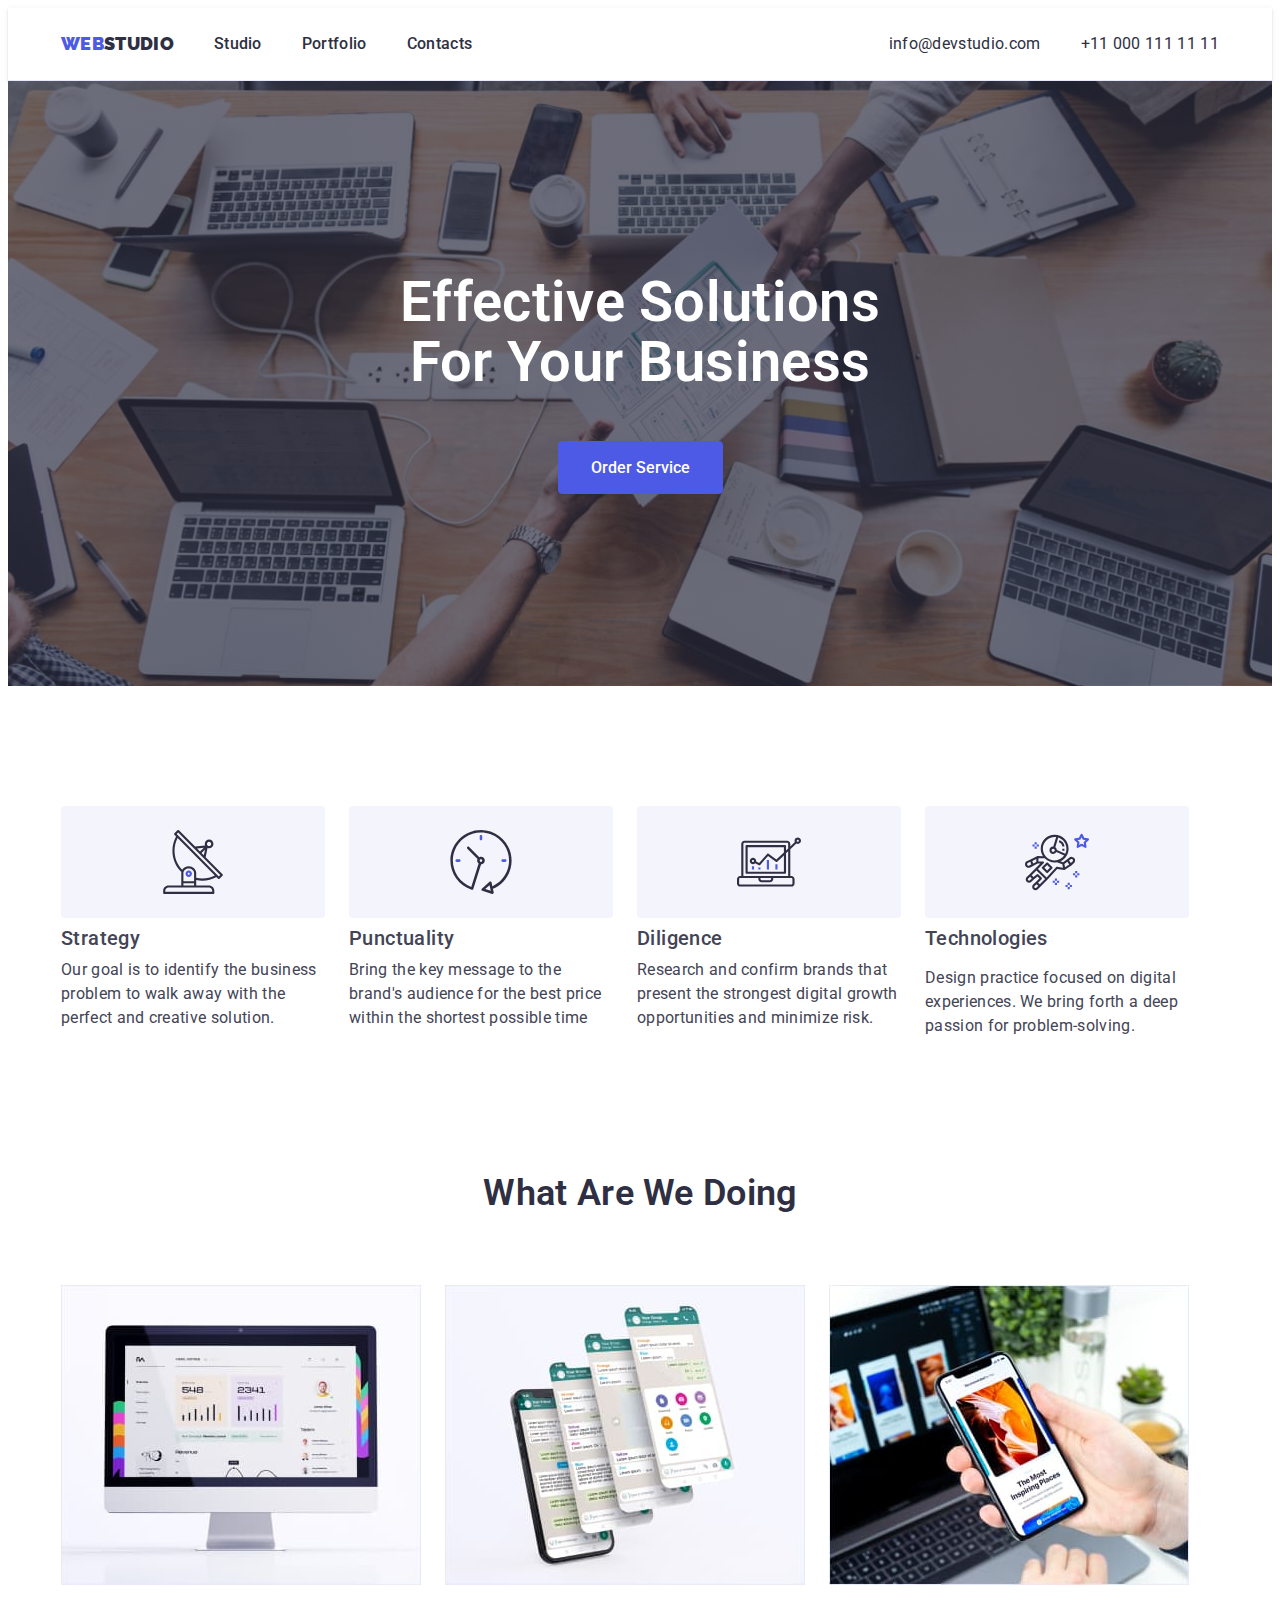
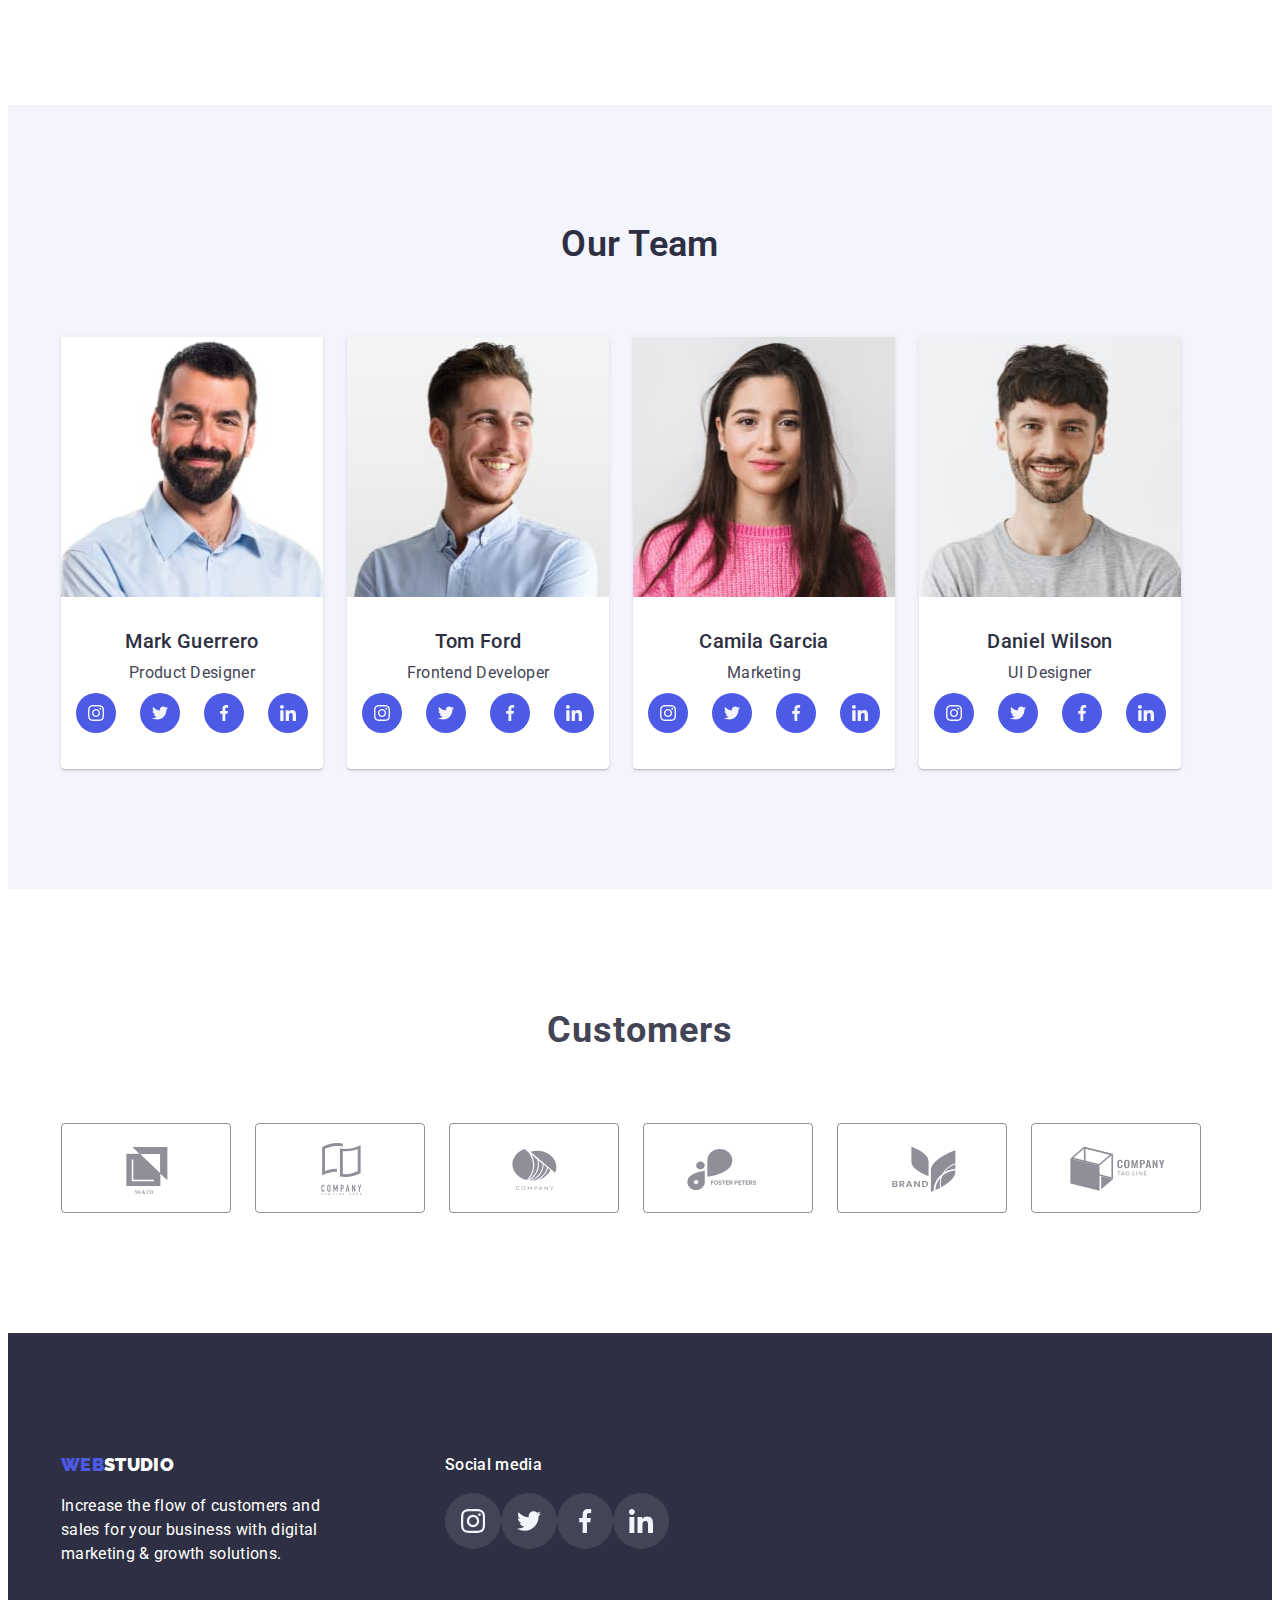
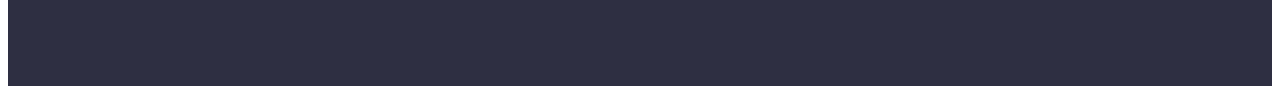
<file: index.html>
<!DOCTYPE html>
<html lang="en">
  <head>
    <meta charset="UTF-8" />
    <meta http-equiv="X-UA-Compatible" content="IE=edge" />
    <meta name="viewport" content="width=device-width, initial-scale=1.0" />
    <link
      rel="stylesheet"
      href="https://cdnjs.cloudflare.com/ajax/libs/modern-normalize/1.1.0/modern-normalize.min.css"
      integrity="sha512-wpPYUAdjBVSE4KJnH1VR1HeZfpl1ub8YT/NKx4PuQ5NmX2tKuGu6U/JRp5y+Y8XG2tV+wKQpNHVUX03MfMFn9Q=="
      crossorigin="anonymous"
      referrerpolicy="no-referrer"
    />
    <link
      href="https://fonts.googleapis.com/css2?family=Raleway:wght@900&family=Roboto:ital,wght@0,400;0,500;0,900;1,700&display=swap"
      rel="stylesheet"
    />
    <link href="css/styles.css" rel="stylesheet" />
    <title>WebStudio</title>
  </head>
  <body>
    <header class="header">
      <div class="container header-main">
        <nav class="main-nav">
          <a href="index.html" class="logo"
            ><span class="logo-style">Web</span>Studio</a
          >
          <ul class="navigation">
            <li class="item">
              <a href="index.html" class="navigation-link">Studio</a>
            </li>
            <li class="item">
              <a href="portfolio.html" class="navigation-link">Portfolio</a>
            </li>
            <li class="item">
              <a href="#" class="navigation-link">Contacts</a>
            </li>
          </ul>
        </nav>

        <ul class="contact">
          <li class="contact-item">
            <a href="mailto:info@devstudio.com" class="contact-link"
              >info@devstudio.com</a
            >
          </li>
          <li class="contact-item">
            <a href="tel:+110001111111" class="contact-link"
              >+11 000 111 11 11</a
            >
          </li>
        </ul>
      </div>
    </header>

    <main>
      <section class="main section">
        <div class="container">
          <h1 class="hero-title">Effective solutions for your business</h1>
          <button type="button" class="hero-button">Order Service</button>
        </div>
      </section>

      <section class="item-principle section">
        <div class="container">
          <h2 class="hidden">Our principles</h2>

          <ul class="principle">
            
            <li class="principle-style">
              <div class="icons">
              <svg class="icon-antenna" width="64px" height="64px"><use href="./images/icons.svg#icon-antenna"></use></svg>
            </div>        
              <h3 class="principle-title">Strategy</h3>
              <p class="text">
                Our goal is to identify the business problem to walk away with
                the perfect and creative solution.
              </p>
            </li>

            <li class="principle-style">
              <div class="icons">
                <svg class="icon-clock" width="64px" height="64px"><use href="./images/icons.svg#icon-clock"></use></svg>
              </div>  
              <h3 class="principle-title">Punctuality</h3>
              <p class="text">
                Bring the key message to the brand's audience for the best price
                within the shortest possible time
              </p>
            </li>

            <li class="principle-style">
              <div class="icons">
                <svg class="icon-diagram" width="64px" height="64px"><use href="./images/icons.svg#icon-diagram"></use></svg>
              </div>  
              <h3 class="principle-title">Diligence</h3>
              <p class="text">
                Research and confirm brands that present the strongest digital
                growth opportunities and minimize risk.
              </p>
            </li>

            <li class="principle-style">
              <div class="icons">
                <svg class="icon-astronaut" width="64px" height="64px"><use href="./images/icons.svg#icon-astronaut"></use></svg>
              </div>  
              <h3 class="principle-title">Technologies</h3>
              <p>
                Design practice focused on digital experiences. We bring forth a
                deep passion for problem-solving.
              </p>
            </li>
          </ul>
        </div>
      </section>

      <section class="offers section ">
        <div class="container">
          <h2 class="offers-title">What are we doing</h2>
          <ul class="offers-style">
            <li class="offer">
              <img
                src="images/Offers/desktopapplications.jpg"
                alt="desktop applications"
                width="360"
                height="300"
              />
            </li>

            <li class="offer">
              <img
                src="images/Offers/mobileapps.jpg"
                alt="mobile apps"
                width="360"
                height="300"
              />
            </li>

            <li class="offer">
              <img
                src="images/Offers/designsolutions.jpg"
                alt="design solutions"
                width="360"
                height="300"
              />
            </li>
          </ul>
        </div>
      </section>

      <section class="team-style section">
        <div class="container">
          <h2 class="team">Our team</h2>
          <ul class="team-container">

            <li class="members">
              <img
                class="photo"
                src="images/Team/productmanager.jpg"
                alt="product manager"
                width="262"
                height="260"/>
               <div class="team-description">
                <h3 class="team-title">Mark Guerrero</h3>
                <p class="main-team">Product Designer</p>
              </div>
              
              <ul class="soc-list">
                <li class="soc-link link">
                  <a href="" class="soc-link-logo">
               <svg class="soc-icon" width="16px" height="16px"><use href="./images/icons.svg#icon-instagram"></use></svg>
                </a></li>
                <li class="soc-link"><a href="" class="soc-link-logo">
                  <svg class="soc-icon" width="16px" height="16px"><use href="./images/icons.svg#icon-twitter"></use></svg>
                   </a></li>
                   <li class="soc-link"><a href="" class="soc-link-logo">
                    <svg class="soc-icon" width="16px" height="16px"><use href="./images/icons.svg#icon-facebook"></use></svg>
                     </a></li>
                     <li class="soc-link"><a href="" class="soc-link-logo">
                      <svg class="soc-icon" width="16px" height="16px"><use href="./images/icons.svg#icon-linkedin"></use></svg>
                       </a></li>
             </ul>
              </li>
          

            <li class="members">
              <img
                class="photo"
                src="images/Team/frontenddeveloper.jpg"
                alt="frontend developer"
                width="262"
                height="260"
              />
              <div class="team-description">
                <h3 class="team-title">Tom Ford</h3>
                <p class="main-team">Frontend Developer</p>
              </div>
              <ul class="soc-list">
                <li class="soc-link link">
                  <a href="" class="soc-link-logo">
               <svg class="soc-icon" width="16px" height="16px"><use href="./images/icons.svg#icon-instagram"></use></svg>
                </a></li>
                <li class="soc-link"><a href="" class="soc-link-logo">
                  <svg class="soc-icon" width="16px" height="16px"><use href="./images/icons.svg#icon-twitter"></use></svg>
                   </a></li>
                   <li class="soc-link"><a href="" class="soc-link-logo">
                    <svg class="soc-icon" width="16px" height="16px"><use href="./images/icons.svg#icon-facebook"></use></svg>
                     </a></li>
                     <li class="soc-link"><a href="" class="soc-link-logo">
                      <svg class="soc-icon" width="16px" height="16px"><use href="./images/icons.svg#icon-linkedin"></use></svg>
                       </a></li>
             </ul>
              
            </li>

            <li class="members">
              <img
                class="photo"
                src="images/Team/marketing.jpg"
                alt="marketing"
                width="262"
                height="260"
              />
              <div class="team-description">
                <h3 class="team-title">Camila Garcia</h3>
                <p class="main-team">Marketing</p>
              </div>
              <ul class="soc-list">
                <li class="soc-link link">
                  <a href="" class="soc-link-logo">
               <svg class="soc-icon" width="16px" height="16px"><use href="./images/icons.svg#icon-instagram"></use></svg>
                </a></li>
                <li class="soc-link"><a href="" class="soc-link-logo">
                  <svg class="soc-icon" width="16px" height="16px"><use href="./images/icons.svg#icon-twitter"></use></svg>
                   </a></li>
                   <li class="soc-link"><a href="" class="soc-link-logo">
                    <svg class="soc-icon" width="16px" height="16px"><use href="./images/icons.svg#icon-facebook"></use></svg>
                     </a></li>
                     <li class="soc-link"><a href="" class="soc-link-logo">
                      <svg class="soc-icon" width="16px" height="16px"><use href="./images/icons.svg#icon-linkedin"></use></svg>
                       </a></li>
             </ul>
            </li>

            <li class="members">
              <img
                class="photo"
                src="images/Team/uidesigner.jpg"
                alt="ui designer"
                width="262"
                height="260"
              />
              <div class="team-description">
                <h3 class="team-title">Daniel Wilson</h3>
                <p class="main-team">UI Designer</p>
              </div>
              <ul class="soc-list">
                <li class="soc-link link">
                  <a href="" class="soc-link-logo">
               <svg class="soc-icon" width="16px" height="16px"><use href="./images/icons.svg#icon-instagram"></use></svg>
                </a></li>
                <li class="soc-link"><a href="" class="soc-link-logo">
                  <svg class="soc-icon" width="16px" height="16px"><use href="./images/icons.svg#icon-twitter"></use></svg>
                   </a></li>
                   <li class="soc-link"><a href="" class="soc-link-logo">
                    <svg class="soc-icon" width="16px" height="16px"><use href="./images/icons.svg#icon-facebook"></use></svg>
                     </a></li>
                     <li class="soc-link"><a href="" class="soc-link-logo">
                      <svg class="soc-icon" width="16px" height="16px"><use href="./images/icons.svg#icon-linkedin"></use></svg>
                       </a></li>
             </ul>
            </li>
          </ul>
        </div>
      </section>
      <section class="customers">
        <div class="container">
        <h2 class="clients">Customers</h2>
        <ul class="clients-list">

          <li class="clients-link">
            <a href="" class="clients-logo">
            <svg class="clients-icon" width="104px" height="56px"><use href="./images/icons.svg#icon-ya-and-go"></use></svg>
            </a>
            </li>

          <li class="clients-link">
            <a href="" class="clients-logo">
              <svg class="clients-icon" width="104px" height="56px"><use href="./images/icons.svg#icon-company-one"></use></svg>
              </a>
          </li>

          <li class="clients-link">
            <a href="" class="clients-logo">
              <svg class="clients-icon" width="104px" height="56px"><use href="./images/icons.svg#icon-company-two"></use></svg>
              </a>
          </li>

          <li class="clients-link">
            <a href="" class="clients-logo">
              <svg class="clients-icon" width="104px" height="56px"><use href="./images/icons.svg#icon-foster-peters"></use></svg>
              </a>
          </li>

          <li class="clients-link">
            <a href="" class="clients-logo">
              <svg class="clients-icon" width="104px" height="56px"><use href="./images/icons.svg#icon-brand"></use></svg>
              </a>
          </li>

          <li class="clients-link">
            <a href="" class="clients-logo">
              <svg class="clients-icon" width="104px" height="56px"><use href="./images/icons.svg#icon-tag-line"></use></svg>
              </a>
          </li>

        </ul>
      </div>
      </section>
    </main>

    <footer class="footer section">

      <div class="container footer">
      <div class="footer-item">
        <a href="index.html" class="logo-footer"
        ><span class="logo-style">Web</span>Studio</a
        >
        <p class="text-footer">
          Increase the flow of customers and sales for your business with
          digital marketing & growth solutions.
        </p>
      </div>

      <div class="footer-soc-link">
        <h3 class="soc-item">Social media</h3>
        <ul class="soc-list-footer">
          <li class="soc-link link">
            <a href="" class="footer-soc-link-logo">
         <svg class="soc-icon" width="24px" height="24px"><use href="./images/icons.svg#icon-instagram"></use></svg>
          </a></li>

          <li class="soc-link"><a href="" class="footer-soc-link-logo">
            <svg class="soc-icon" width="24px" height="24px"><use href="./images/icons.svg#icon-twitter"></use></svg>
             </a></li>

             <li class="soc-link"><a href="" class="footer-soc-link-logo">
              <svg class="soc-icon" width="24px" height="24px"><use href="./images/icons.svg#icon-facebook"></use></svg>
               </a></li>
               
               <li class="soc-link"><a href="" class="footer-soc-link-logo">
                <svg class="soc-icon" width="24px" height="24px"><use href="./images/icons.svg#icon-linkedin"></use></svg>
                 </a></li>
       </ul>
      </div>


      </div>
    </footer>
  </body>
</html>
</file>
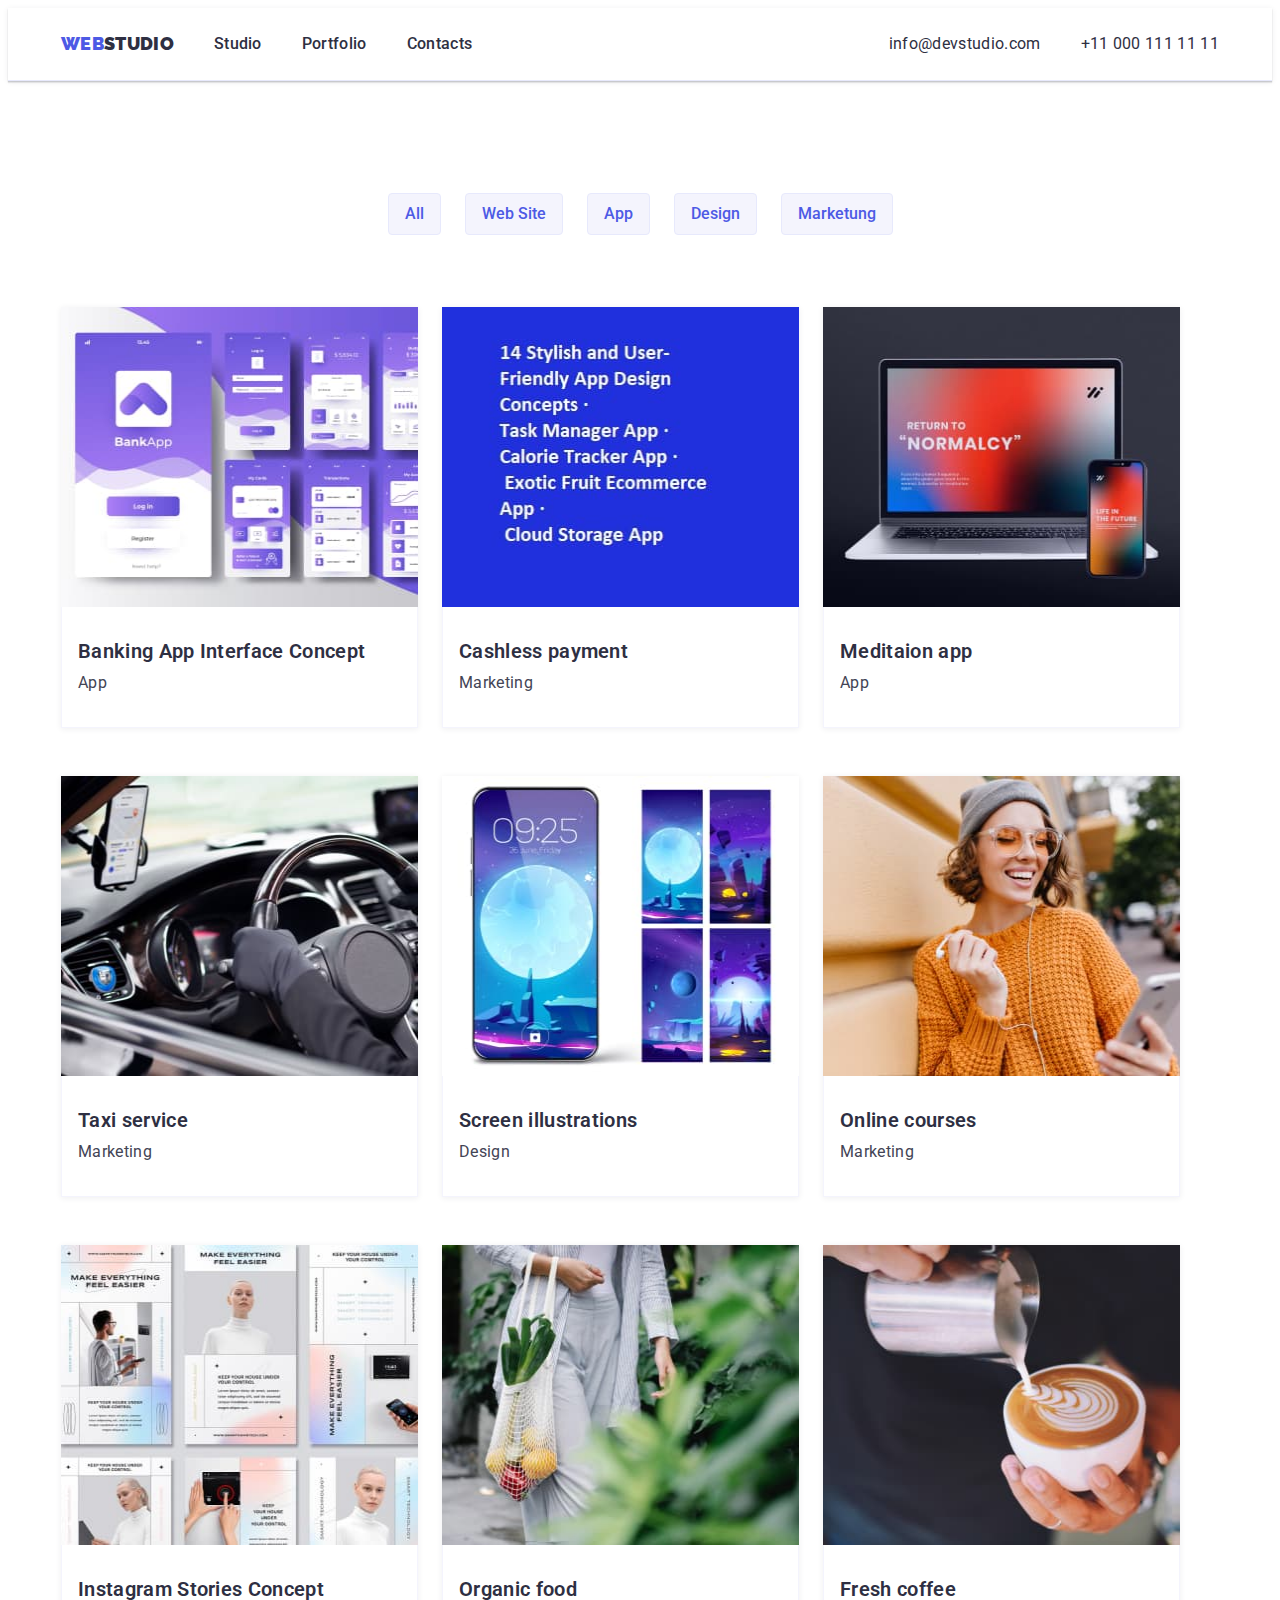
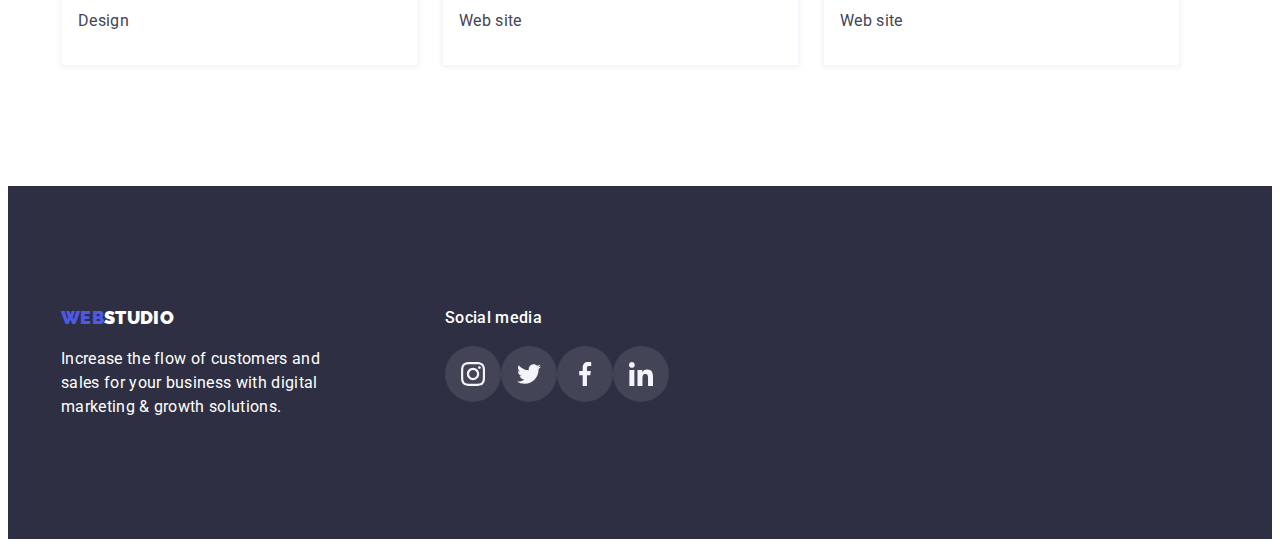
<file: portfolio.html>
<!DOCTYPE html>
<html lang="en">
  <head>
    <meta charset="UTF-8" />
    <meta http-equiv="X-UA-Compatible" content="IE=edge" />
    <meta name="viewport" content="width=device-width, initial-scale=1.0" />
    <link
      rel="stylesheet"
      href="https://cdnjs.cloudflare.com/ajax/libs/modern-normalize/1.1.0/modern-normalize.min.css"
      integrity="sha512-wpPYUAdjBVSE4KJnH1VR1HeZfpl1ub8YT/NKx4PuQ5NmX2tKuGu6U/JRp5y+Y8XG2tV+wKQpNHVUX03MfMFn9Q=="
      crossorigin="anonymous"
      referrerpolicy="no-referrer"
    />
    <link
      href="https://fonts.googleapis.com/css2?family=Raleway:wght@900&family=Roboto:ital,wght@0,400;0,500;0,900;1,700&display=swap"
      rel="stylesheet"
    />
    <link href="css/styles.css" rel="stylesheet" />
    <title>Portfolio</title>
  </head>
  <body>
    <header class="header">
      <div class="container header-main">
        <nav class="main-nav">
          <a href="index.html" class="logo">
            <span class="logo-style">Web</span>Studio</a
          >

          <ul class="navigation">
            <li class="item">
              <a href="index.html" class="navigation-link">Studio</a>
            </li>
            <li class="item">
              <a href="portfolio.html" class="navigation-link">Portfolio</a>
            </li>
            <li class="item">
              <a href="#" class="navigation-link">Contacts</a>
            </li>
          </ul>
        </nav>

        <ul class="contact">
          <li class="contact-item">
            <a href="mailto:info@devstudio.com" class="contact-link"
              >info@devstudio.com</a
            >
          </li>
          <li class="contact-item">
            <a href="tel:+110001111111" class="contact-link"
              >+11 000 111 11 11</a
            >
          </li>
        </ul>
      </div>
    </header>

    <main>
      <section class="section secondary-main">
        <div class="container">
          <h1 class="hidden">Our salutions</h1>

          <ul class="main-button">
            <li class="btn-item">
              <button type="button" class="btn">All</button>
            </li>
            <li class="btn-item">
              <button type="button" class="btn">Web site</button>
            </li>
            <li class="btn-item">
              <button type="button" class="btn">App</button>
            </li>
            <li class="btn-item">
              <button type="button" class="btn">Design</button>
            </li>
            <li class="btn-item">
              <button type="button" class="btn">Marketung</button>
            </li>
          </ul>

          <ul class="main-list">
            <li class="cards">
              <a href="" class="link">
                <img
                  src="images/solutions/banking-app.jpg"
                  alt="Banking app"
                  width="357"
                  height="300"
                />
                <div class="card-description">
                  <h2 class="card-sections">Banking App Interface Concept</h2>
                  <p class="card-text">App</p>
                </div>
              </a>
            </li>
            <li class="cards">
              <a href="" class="link">
                <img
                  src="images/solutions/cashless-payment.jpg"
                  alt="Cashless payment"
                  width="357"
                  height="300"
                />
                <div class="card-description">
                  <h2 class="card-sections">Cashless payment</h2>
                  <p class="card-text">Marketing</p>
                </div>
              </a>
            </li>
            <li class="cards">
              <a href="" class="link">
                <img
                  src="images/solutions/meditaion-app.jpg"
                  alt="Meditaion app"
                  width="357"
                  height="300"
                />
                <div class="card-description">
                  <h2 class="card-sections">Meditaion app</h2>
                  <p class="card-text">App</p>
                </div>
              </a>
            </li>
            <li class="cards">
              <a href="" class="link">
                <img
                  src="images/solutions/taxi-service.jpg"
                  alt="Taxi service"
                  width="357"
                  height="300"
                />
                <div class="card-description">
                  <h2 class="card-sections">Taxi service</h2>
                  <p class="card-text">Marketing</p>
                </div>
              </a>
            </li>
            <li class="cards">
              <a href="" class="link">
                <img
                  src="images/solutions/screen-illustrations.jpg"
                  alt="Screen illustrations"
                  width="357"
                  height="300"
                />
                <div class="card-description">
                  <h2 class="card-sections">Screen illustrations</h2>
                  <p class="card-text">Design</p>
                </div>
              </a>
            </li>
            <li class="cards">
              <a href="" class="link">
                <img
                  src="images/solutions/online-courses.jpg"
                  alt="Online courses"
                  width="357"
                  height="300"
                />
                <div class="card-description">
                  <h2 class="card-sections">Online courses</h2>
                  <p class="card-text">Marketing</p>
                </div>
              </a>
            </li>
            <li class="cards">
              <a href="" class="link">
                <img
                  src="images/solutions/instagram-stories.jpg"
                  alt="Instagram stories"
                  width="357"
                  height="300"
                />
                <div class="card-description">
                  <h2 class="card-sections">Instagram Stories Concept</h2>
                  <p class="card-text">Design</p>
                </div>
              </a>
            </li>
            <li class="cards">
              <a href="" class="link">
                <img
                  src="images/solutions/organic-food.jpg"
                  alt="Organic food"
                  width="357"
                  height="300"
                />
                <div class="card-description">
                  <h2 class="card-sections">Organic food</h2>
                  <p class="card-text">Web site</p>
                </div>
              </a>
            </li>
            <li class="cards">
              <a href="" class="link">
                <img
                  src="images/solutions/fresh-coffee.jpg"
                  alt="Fresh coffee"
                  width="357"
                  height="300"
                />
                <div class="card-description">
                  <h2 class="card-sections">Fresh coffee</h2>
                  <p class="card-text">Web site</p>
                </div>
              </a>
            </li>
          </ul>
        </div>
      </section>
    </main>

    <footer class="footer section">
      <div class="container footer">
        <div class="footer-item">
          <a href="index.html" class="logo-footer"
            ><span class="logo-style">Web</span>Studio</a
          >
          <p class="text-footer">
            Increase the flow of customers and sales for your business with
            digital marketing & growth solutions.
          </p>
        </div>

        <div class="footer-soc-link">
          <h3 class="soc-item">Social media</h3>
          <ul class="soc-list-footer">
            <li class="soc-link link">
              <a href="" class="footer-soc-link-logo">
                <svg class="soc-icon" width="24px" height="24px">
                  <use href="./images/icons.svg#icon-instagram"></use>
                </svg>
              </a>
            </li>

            <li class="soc-link">
              <a href="" class="footer-soc-link-logo">
                <svg class="soc-icon" width="24px" height="24px">
                  <use href="./images/icons.svg#icon-twitter"></use>
                </svg>
              </a>
            </li>

            <li class="soc-link">
              <a href="" class="footer-soc-link-logo">
                <svg class="soc-icon" width="24px" height="24px">
                  <use href="./images/icons.svg#icon-facebook"></use>
                </svg>
              </a>
            </li>

            <li class="soc-link">
              <a href="" class="footer-soc-link-logo">
                <svg class="soc-icon" width="24px" height="24px">
                  <use href="./images/icons.svg#icon-linkedin"></use>
                </svg>
              </a>
            </li>
          </ul>
        </div>
      </div>
    </footer>
  </body>
</html>
</file>
<file: css/styles.css>
:root {
  --body-text: #434455;
  --dark-color: #2e2f42;
  --active-color: #4d5ae5;
  --light-background: #f4f4fd;
  --white-color: #fff;
  --sub-color: #8e8f99;
  --success-color: #31d0aa;
  --press-color: #404bbf;
}

/*- - - - - - -*/
.container {
  width: 1158px;
  margin: 0 auto;
  padding: 0 15px;
}

body {
  font-family: "Roboto", sans-serif;
  font-weight: 400;
  font-size: 16px;
  line-height: 1.5;
  letter-spacing: 0.02em;
  color: var(--body-text);
  background-color: var(--white-color);
  text-decoration: none;
}

img {
  display: block;
}

ul {
  list-style: none;
}
.link {
  text-decoration: none;
}
button {
  font-family: inherit;
  cursor: pointer;
  background-color: var(--light-background);
  color: var(--active-color);
}

button:hover,
button:focus,
button:active {
  background-color: var(--active-color);
  color: var(--white-color);
}

/*HEADER*/
.header {
  border-bottom: 1px solid #e7e9fc;
  box-shadow: 0px 2px 1px rgba(46, 47, 66, 0.08), 0px 1px 1px rgba(46, 47, 66, 0.16), 0px 1px 6px rgba(46, 47, 66, 0.08);
}

.header-main {
  display: flex;
  align-items: center;
}

.logo {
  font-family: "Raleway";

  font-weight: 900;
  font-size: 18px;
  line-height: 1.3;
  color: var(--dark-color);
  text-decoration: none;
  text-transform: uppercase;
}

.logo:active,
.logo:focus,
.logo:hover {
  color: var(--active-color);
}

.logo-style {
  color: var(--active-color);
}

.navigation {
  display: flex;
  margin-top: 0;
  margin-bottom: 0;
}

.navigation .item + .item {
  margin-left: 40px;
}

.main-nav {
  display: flex;
  align-items: center;
  padding-top: 24px;
  padding-bottom: 24px;
}

.navigation-link {
  font-weight: 500;
  font-size: 16px;
  line-height: 1.5;
  color: var(--dark-color);
  text-decoration: none;
  padding-bottom: 24px;
  padding-top: 24px;
}

.navigation-link:hover,
.navigation-link:focus,
.navigation-link:active {
  color: var(--active-color);
}

.contact {
  display: flex;
  margin-left: auto;
  margin-top: 0;
  margin-bottom: 0;
}

.contact .contact-item + .contact-item {
  margin-left: 40px;
}

.contact-link {
  font-weight: 400;
  font-size: 16px;
  line-height: 1.5;
  color: var(--dark-color);
  text-decoration: none;
  padding-bottom: 24px;
  padding-top: 24px;
}

.contact-link:active,
.contact-link:focus,
.contact-link:hover {
  color: var(--active-color);
}

/*SECTION 1/1*/
.section {
  padding-top: 120px;
  padding-bottom: 120px;
  margin-left: auto;
  margin-right: auto;
}
.main {
  padding: 192px 0;
  background-image: linear-gradient(
      rgba(46, 47, 66, 0.7),
      rgba(46, 47, 66, 0.7)
    ),
    url(../images/background/people-office.jpg);
  background-repeat: no-repeat;
  background-position: center;
  background-size: cover;
  max-width: 1600px;
  background-color: var(--dark-color);
}

.hero-title {
  font-weight: 600;
  font-size: 56px;
  line-height: 1.07;
  color: var(--white-color);
  text-align: center;
  max-width: 492px;
  margin-left: auto;
  margin-right: auto;
  margin-bottom: 48px;
  margin-top: 0;
  text-transform: capitalize;
}

.hero-button {
  padding: 16px 32px;
  font-weight: 500;
  font-size: 16px;
  line-height: 1.19;
  border-radius: 4px;
  gap: 10px;
  display: flex;
  margin-left: auto;
  margin-right: auto;
  border: 1px solid var(--active-color);
  background-color: var(--active-color);
  color: var(--white-color);
}

.hero-button:hover,
.hero-button:focus {
  background-color: var(--press-color);
  border-color: var(--press-color);
  color: var(--white-color);
  box-shadow: 0px 4px 4px rgba(0, 0, 0, 0.15);
}

/*SECTION 2/1*/
.item-principle {
  margin: 0;
}

.principle .principle-style + .principle-style {
  margin-left: 24px;
}

.principle-title{
  font-family: 'Roboto';
font-weight: 500;
font-size: 20px;
line-height: 1.2;
letter-spacing: 0.02em;
margin-bottom: 8px;
margin-top: 0;
}
.principle {
  display: flex;
  padding-left: 0;
  margin-top: 0;
  margin-bottom: 0;
}

.hidden {
  display: none;
}

.principle-style {
  max-width: 264px;
}

.icons {
  width: 100%;
  height: 112px;
  margin: 0;
  padding: 0;
  border-radius: 4px;
  background-color: var(--light-background);
  margin-bottom: 8px;
}

.icon-antenna {
  margin: 24px 100px;
}
.icon-astronaut {
  margin: 24px 100px;
}
.icon-clock {
  margin: 24px 100px;
}
.icon-diagram {
  margin: 24px 100px;
}


.text {
  margin-top: 0;
  margin-bottom: 0;
}

.offers {
  padding-top: 0;

  margin: 0;
}

.offers-title {
  font-weight: 600;
  font-size: 36px;
  line-height: 1.1;
  color: var(--dark-color);
  text-align: center;
  margin-bottom: 72px;
  margin-top: 0;
  text-transform: capitalize;
}

.offers-style {
  display: flex;
  padding-left: 0;
  margin-top: 0;
  margin-bottom: 0;
}

.offers-style .offer + .offer {
  margin-left: 24px;
}

/*SECTION 3/1*/
.team-style {
  background-color: var(--light-background);
}

.team {
  font-weight: 600;
  font-size: 36px;
  line-height: 1.1;
  color: var(--dark-color);
  text-align: center;
  margin-bottom: 72px;
  text-transform: capitalize;
  margin-top: 0;
}

.team-title {
  font-weight: 500;
  font-size: 20px;
  line-height: 1.2;
  color: var(--dark-color);
  margin: 0;
  text-align: center;
}

.team-container {
  display: flex;
  padding-left: 0;
  margin-top: 0;
  margin-bottom: 0;
}

.team-container .members + .members {
  margin-left: 24px;
}

.members {
  background-color: var(--white-color);
  box-shadow: 0px 1px 6px rgba(46, 47, 66, 0.08),
    0px 1px 1px rgba(46, 47, 66, 0.16), 0px 2px 1px rgba(46, 47, 66, 0.08);
  border-radius: 0px 0px 4px 4px;
}

.main-team {
  margin: 0;
  text-align: center;
  margin-top: 8px;
}

.team-description {
  padding: 32px 58px 0 58px;
  margin-bottom: 8px;
}

.soc-list {
  display: flex;
  padding: 0;
  justify-content: center;
  margin: 0 ;
  margin-bottom: 36px;
}

.soc-list .soc-link + .soc-link{
margin-left: 24px;
}

.soc-link-logo {
  padding: 12px;
  border-radius: 50%;
  background-color: var(--active-color);
  display: flex;
  align-items: center;
  justify-content: center;
}
.soc-link-logo:focus,
.soc-link-logo:hover {
  background-color: var(--press-color);
}

.customers {
  margin: 0 auto;
  padding-top: 120px;
  padding-bottom: 120px;
}

.clients {
  text-align: center;
  font-family: "Roboto";
  font-weight: 700;
  font-size: 36px;
  line-height: 1.17;
  letter-spacing: 0.03em;
  margin-top: 0;
  margin-bottom: 72px;
}

.clients-list {
  display: flex;
  gap: 24px;
  margin-bottom: 0;
  margin-top: 0;
  padding-left: 0;
}

.clients-logo {
  padding: 16px 32px;
  border: 1px solid var(--sub-color);
  border-radius: 4px;
  display: flex;
  align-items: center;
  justify-content: center;
}

.clients-logo:hover,
.clients-logo:focus {
  border-color: var(--active-color);
}

.clients-icon {
  fill: var(--sub-color);
}

.clients-link:hover:focus,
.clients-icon:hover {
  fill: var(--active-color);
}

.clients-link:hover .clients-icon {
  fill: var(--active-color);
}

/*- - - - - -*/

/* SECTION 2/2*/
.secondary-main {
  padding-top: 0;
  margin: 0;
  padding-top: 96px;
}

.main-button {
  display: flex;
  flex-direction: row;
  margin-bottom: 72px;
  padding-left: 0;
  justify-content: center;
  gap: 24px;
}


.btn {
  font-weight: 500;
  font-size: 16px;
  line-height: 1.5;
  padding: 8px 16px;
  border-radius: 4px;
  text-transform: capitalize;
  border: 1px solid #e7e9fc;
}
.btn:hover,
.btn:focus {
  border-color: var(--active-color);
  box-shadow: 0px 3px 1px rgba(0, 0, 0, 0.1), 0px 2px 1px rgba(0, 0, 0, 0.08),
    0px 2px 2px rgba(0, 0, 0, 0.12);
}

.main-list {
  display: flex;
  flex-wrap: wrap;
  padding-left: 0;
  margin: 0;
}

.cards {
  margin-right: 24px;
  margin-bottom: 48px;
  background-color: var(--white-color);
  box-shadow: 0px 1px 6px rgba(46, 47, 66, 0.08);
}

.cards:hover,
.cards:focus {
  box-shadow: 0px 1px 6px rgba(46, 47, 66, 0.08),
    0px 1px 1px rgba(46, 47, 66, 0.16), 0px 2px 1px rgba(46, 47, 66, 0.08);
}

.cards:nth-child(3n) {
  margin-right: 0;
}

.cards:nth-last-child(-n + 3) {
  margin-bottom: 0;
}

.card-sections {
  font-weight: 600;
  font-size: 20px;
  line-height: 1.2;
  color: var(--dark-color);
  margin: 0;
  text-decoration: none;
}

.card-text {
  margin: 0;
  margin-top: 8px;
  text-decoration: none;
  color: var(--body-text);
}

.card-description {
  padding-top: 32px;
  padding-left: 16px;
  padding-bottom: 32px;
  border-bottom-width: 1px;
  border-bottom-style: solid;
  border-bottom-color: var(--light-background);
  border-right-width: 1px;
  border-right-style: solid;
  border-right-color: var(--light-background);
  border-left-width: 1px;
  border-left-style: solid;
  border-left-color: var(--light-background);
}

/*FOOTER*/

.footer {
  background-color: var(--dark-color);
  display: flex;
}

.logo-footer {
  font-family: "Raleway";
  font-weight: 900;
  font-size: 18px;
  line-height: 1.3;
  color: var(--white-color);
  text-decoration: none;
  text-transform: uppercase;
}

.logo-footer:active,
.logo-footer:hover,
.logo-footer:focus {
  color: var(--active-color);
}

.text-footer {
  color: var(--white-color);
  font-family: "Roboto";
  font-style: normal;
  font-weight: 400;
  font-size: 16px;
  line-height: 1.5;
  letter-spacing: 0.02em;
  max-width: 264px;
  margin-top: 16px;
  margin-bottom: 0;
}

.footer-soc-link-logo {
  display: block;
  width: 100%;
  height: 100%;
  border-radius: 50%;
  background-color: var(--body-text);
  display: flex;
  align-items: center;
  justify-content: center;
  padding: 8px;
}

.footer-soc-link-logo:hover,
.footer-soc-link-logo:focus {
  background-color: var(--success-color);
}

.footer-soc-link {
  margin-left: 120px;
}

.soc-list-footer {
  padding: 0;
  display: flex;
  gap: 16px;
  margin: 0;
}
.soc-item {
  font-family: "Roboto";
  font-style: normal;
  font-weight: 500;
  font-size: 16px;
  line-height: 1.5;
  color: var(--white-color);
  margin-top: 0;
  margin-bottom: 16px;
}
</file>
